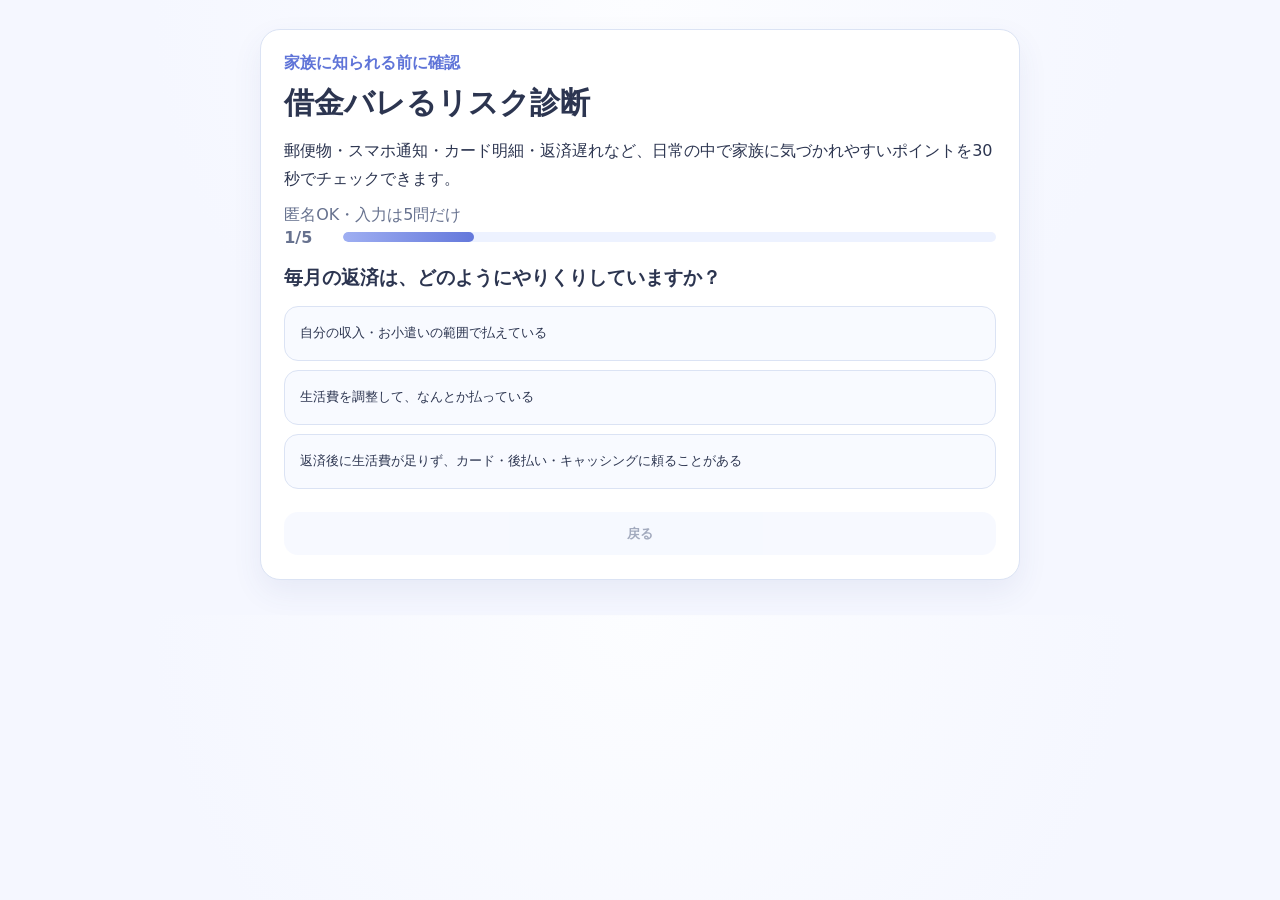
<file: index.html>
<!doctype html>
<html lang="ja">
  <head>
    <meta charset="UTF-8" />
    <meta name="viewport" content="width=device-width, initial-scale=1.0" />
    <title>借金バレるリスク診断</title>
    <link rel="stylesheet" href="style.css" />
  </head>
  <body>
    <main class="app-shell">
      <section id="question-screen" class="panel">
        <p class="eyebrow">家族に知られる前に確認</p>
        <h1>借金バレるリスク診断</h1>
        <p class="lead">
          郵便物・スマホ通知・カード明細・返済遅れなど、日常の中で家族に気づかれやすいポイントを30秒でチェックできます。
        </p>
        <p class="sub-lead">匿名OK・入力は5問だけ</p>

        <div class="progress-wrap">
          <p id="progress-count" class="progress-count">1/5</p>
          <div class="progress-bar" role="progressbar" aria-valuemin="1" aria-valuemax="5" aria-valuenow="1">
            <span id="progress-fill"></span>
          </div>
        </div>

        <h2 id="question-title"></h2>
        <div id="question-options" class="option-list"></div>

        <div class="question-actions">
          <button id="back-button" class="secondary-btn" type="button">戻る</button>
        </div>
      </section>

      <section id="result-screen" class="panel" hidden>
        <p id="risk-badge" class="risk-badge"></p>
        <h2 id="result-title"></h2>
        <div id="result-body" class="result-body"></div>

        <section class="routes">
          <h3>家族にバレてしまうパターン</h3>
          <ul id="risk-route-list"></ul>
          <p id="route-fallback" class="route-fallback" hidden>
            現時点で目立つ経路は少なめですが、定期的に状況を見直しておくと安心です。
          </p>
        </section>

        <section class="cta-card">
          <p id="cta-lead"></p>
          <button id="cta-button" class="primary-btn" type="button"></button>
          <p id="high-risk-note" class="cta-note" hidden>
            相談しただけで、すぐに手続きを決める必要はありません。
          </p>
        </section>

        <section class="reassurance">
          <h3>家族に知られず相談したい方へ</h3>
          <ul>
            <li>連絡方法は指定していただけます</li>
            <li>郵送物ほぼゼロで対応できます</li>
            <li>ご相談のみでOK、ご依頼はその後ゆっくりご検討ください</li>
            <li>返済を続けた場合と、弁護士に手続きを依頼した場合の違いをお話できます</li>
            <li>ご家族にお話いただく前に、状況を整理できます</li>
          </ul>
        </section>

        <section id="consult-section" class="consult-form-wrap" hidden>
          <h3>相談フォーム（デモ）</h3>
          <p class="form-lead">手続きするか決める前に、まず相談方法だけ確認できます。</p>

          <form id="consult-form">
            <label for="contact-method">ご希望の連絡方法（任意）</label>
            <input id="contact-method" name="contact_method" type="text" placeholder="例：メール希望" />

            <label for="memo">今の不安・相談したいこと（任意）</label>
            <textarea id="memo" name="memo" rows="3" placeholder="任意でご記入ください"></textarea>

            <input type="hidden" name="total_score" />
            <input type="hidden" name="risk_level" />
            <input type="hidden" name="q1_answer" />
            <input type="hidden" name="q2_answer" />
            <input type="hidden" name="q3_answer" />
            <input type="hidden" name="q4_answer" />
            <input type="hidden" name="q5_answer" />
            <input type="hidden" name="risk_routes" />
            <input type="hidden" name="is_q1_high_risk" />
            <input type="hidden" name="is_q5_high_risk" />

            <button type="submit" class="primary-btn">無料で相談内容を送信する</button>
          </form>
        </section>

        <p class="disclaimer">
          本診断は一般的な目安です。実際に取れる方法は、借入状況・収入・滞納状況などによって異なります。詳しくは弁護士にご相談ください。
        </p>
        <p class="disclaimer">ご相談後、弁護士が状況を確認したうえで、対応可能な方法をご案内します。</p>

        <button id="restart-button" class="secondary-btn" type="button">もう一度診断する</button>
      </section>
    </main>

    <script src="app.js"></script>
  </body>
</html>
</file>
<file: style.css>
:root {
  color-scheme: light;
  font-family: "Hiragino Kaku Gothic ProN", "Yu Gothic", "Meiryo", system-ui, sans-serif;
  --bg: #f5f7ff;
  --card: #ffffff;
  --text: #2c3550;
  --muted: #67728f;
  --line: #dbe3f4;
  --primary: #5f74d8;
  --primary-dark: #4d61c4;
  --soft: #eef2ff;
  --low: #5d7fda;
  --medium: #b48a36;
  --high: #b56a6a;
}

* {
  box-sizing: border-box;
}

body {
  margin: 0;
  background: radial-gradient(circle at top, #fcfdff 0%, var(--bg) 55%);
  color: var(--text);
}

.app-shell {
  width: min(760px, 94vw);
  margin: 1rem auto 2.2rem;
}

.panel {
  background: var(--card);
  border: 1px solid var(--line);
  border-radius: 20px;
  padding: 1.15rem;
  box-shadow: 0 12px 30px rgba(59, 77, 138, 0.08);
}

.eyebrow {
  margin: 0;
  color: var(--primary);
  font-weight: 700;
}

h1 {
  margin: 0.5rem 0 0;
  line-height: 1.35;
  font-size: clamp(1.42rem, 4vw, 1.9rem);
}

.lead {
  margin: 0.9rem 0 0;
  color: var(--text);
  line-height: 1.7;
}

.sub-lead {
  margin: 0.65rem 0 0;
  color: var(--muted);
  line-height: 1.6;
}

.hint {
  margin: 0.7rem 0 0;
  color: var(--muted);
  font-size: 0.92rem;
}

.primary-btn,
.secondary-btn,
.option-btn {
  width: 100%;
  border: none;
  border-radius: 14px;
  font-weight: 700;
  cursor: pointer;
  transition: transform 0.15s ease, background 0.15s ease;
}

.primary-btn {
  margin-top: 1rem;
  background: var(--primary);
  color: #ffffff;
  padding: 0.9rem 1rem;
}

.primary-btn:hover {
  background: var(--primary-dark);
  transform: translateY(-1px);
}

.secondary-btn {
  margin-top: 0.8rem;
  background: #edf2ff;
  color: #334570;
  padding: 0.8rem 1rem;
}

.secondary-btn:hover {
  background: #e1e9ff;
}

.progress-wrap {
  display: flex;
  align-items: center;
  gap: 0.7rem;
}

.progress-count {
  margin: 0;
  min-width: 3rem;
  color: var(--muted);
  font-weight: 700;
}

.progress-bar {
  flex: 1;
  height: 10px;
  background: #edf2ff;
  border-radius: 999px;
  overflow: hidden;
}

#progress-fill {
  display: block;
  height: 100%;
  width: 20%;
  border-radius: inherit;
  background: linear-gradient(90deg, #9faff2 0%, #6478db 100%);
  transition: width 0.25s ease;
}

#question-title {
  margin: 1rem 0 0;
  line-height: 1.6;
  font-size: 1.2rem;
}

.option-list {
  margin-top: 0.8rem;
  display: grid;
  gap: 0.6rem;
}

.option-btn {
  text-align: left;
  padding: 0.95rem;
  font-weight: 500;
  line-height: 1.65;
  color: var(--text);
  background: #f8faff;
  border: 1px solid var(--line);
}

.option-btn:hover {
  background: #f0f5ff;
}

.option-btn.is-selected {
  border-color: #9eb0f3;
  background: #eaf0ff;
}

.question-actions {
  margin-top: 0.65rem;
}

#back-button[disabled] {
  opacity: 0.45;
  cursor: not-allowed;
}

.risk-badge {
  margin: 0;
  display: inline-flex;
  align-items: center;
  padding: 0.35rem 0.72rem;
  border-radius: 999px;
  font-weight: 700;
  font-size: 0.88rem;
}

.risk-badge.low {
  color: #3758b5;
  background: #e9f0ff;
}

.risk-badge.medium {
  color: #805c13;
  background: #fff4dc;
}

.risk-badge.high {
  color: #8e3f3f;
  background: #ffe8e8;
}

#result-title {
  margin: 0.85rem 0 0;
  line-height: 1.5;
}

.result-body {
  margin-top: 0.6rem;
}

.result-body p {
  margin: 0.55rem 0 0;
  line-height: 1.7;
  color: #435174;
}

.routes,
.cta-card,
.reassurance,
.consult-form-wrap {
  margin-top: 1rem;
  border: 1px solid var(--line);
  border-radius: 14px;
  padding: 0.85rem;
}

.routes h3,
.reassurance h3,
.consult-form-wrap h3 {
  margin: 0;
  font-size: 1rem;
}

#risk-route-list,
.reassurance ul {
  margin: 0.55rem 0 0;
  padding-left: 1rem;
  color: #435174;
}

#risk-route-list li,
.reassurance li {
  margin-top: 0.42rem;
  line-height: 1.55;
}

.route-fallback {
  margin: 0.62rem 0 0;
  color: var(--muted);
}

.cta-card {
  background: var(--soft);
}

#cta-lead {
  margin: 0;
  color: #3e4d74;
  line-height: 1.6;
}

.cta-note {
  margin: 0.62rem 0 0;
  color: #5c6481;
  font-size: 0.92rem;
}

.consult-form-wrap {
  background: #fafcff;
}

.form-lead {
  margin: 0.6rem 0 0;
  color: #4d5b82;
}

#consult-form {
  margin-top: 0.65rem;
  display: grid;
  gap: 0.5rem;
}

label {
  font-size: 0.92rem;
  color: #4f5d80;
}

input[type="text"],
textarea {
  width: 100%;
  border: 1px solid #ccd8f2;
  border-radius: 10px;
  padding: 0.72rem;
  font: inherit;
  color: inherit;
}

textarea {
  resize: vertical;
}

.disclaimer {
  margin: 0.95rem 0 0;
  color: #5e6783;
  line-height: 1.55;
  font-size: 0.88rem;
}

@media (min-width: 768px) {
  .app-shell {
    margin-top: 1.8rem;
  }

  .panel {
    padding: 1.45rem;
  }
}
</file>
